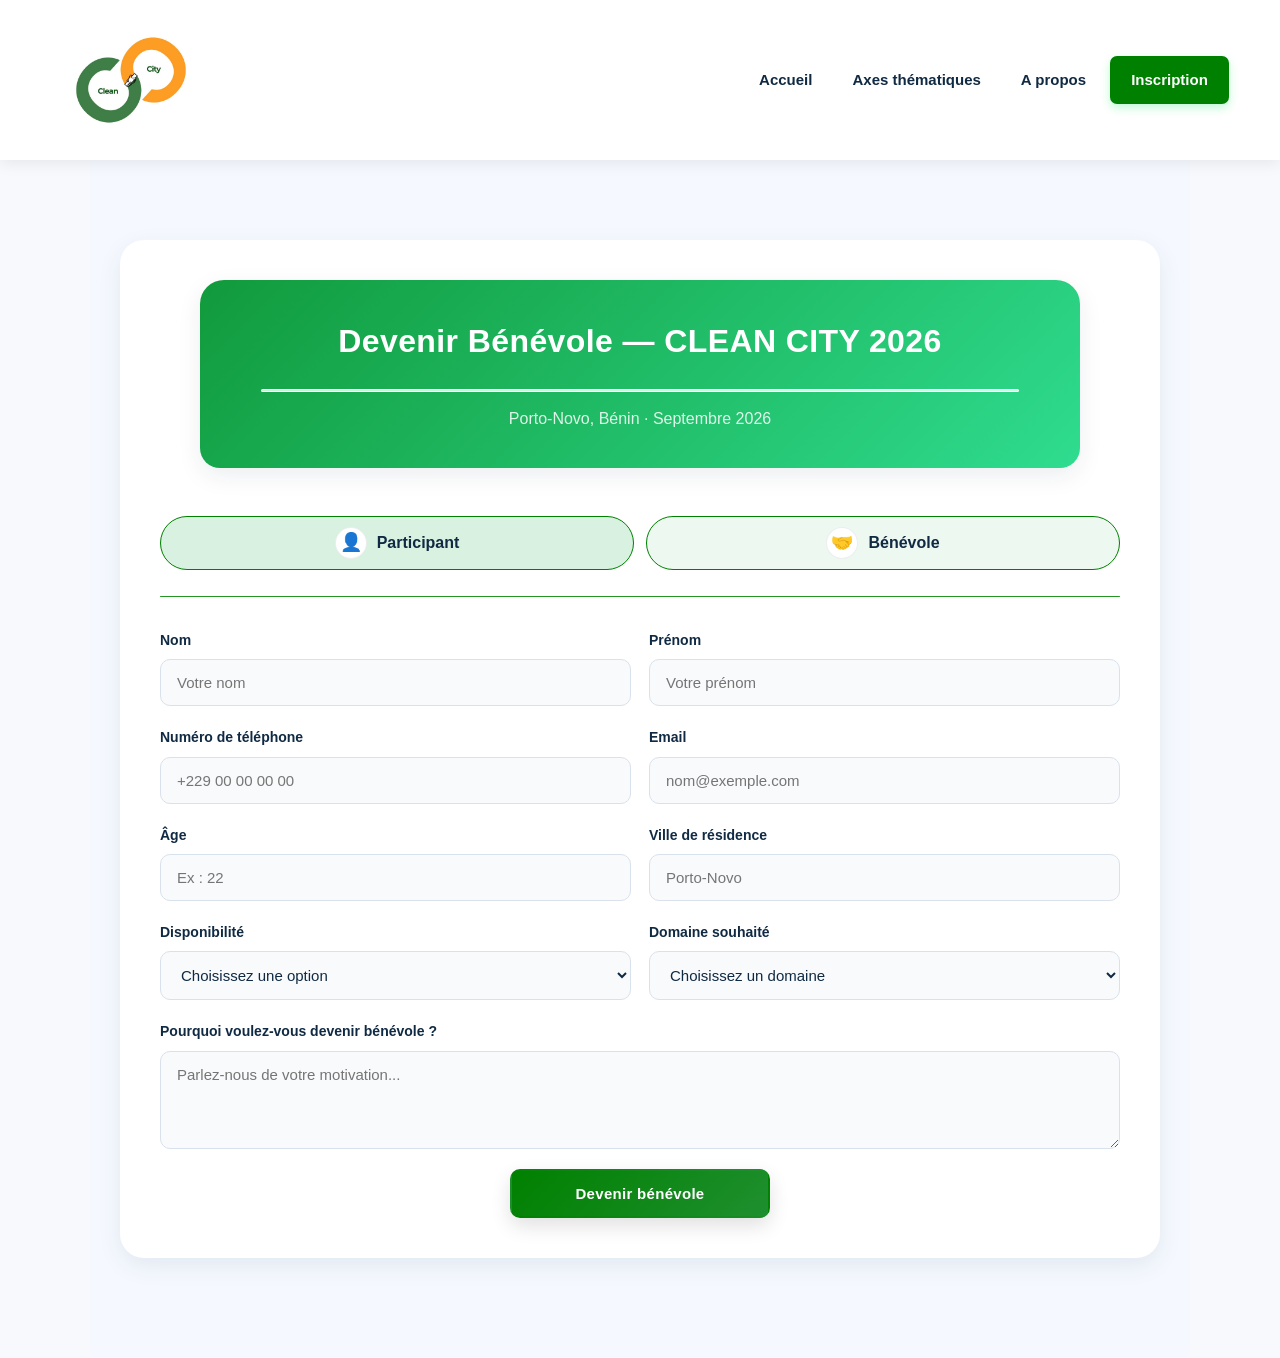
<file: bénévole.html>
<!DOCTYPE html>
<html lang="en">

<head>
    <meta charset="UTF-8">
    <meta name="viewport" content="width=device-width, initial-scale=1.0">
    <title>Document</title>
    <link rel="stylesheet" href="./CSS/style.css">
    <link rel="stylesheet" href="./CSS/bénévole.css">

</head>

<body>
    <header class="site-header">
        <div class="nav-container">
            <a href="./index.html" class="logo">
                <img src="./assets/clean_city4.jpg" alt="Logo CLEAN CITY">
            </a>

            <button class="menu-toggle" id="menuToggle" aria-label="Ouvrir le menu" aria-expanded="false">
                ☰
            </button>

            <nav class="main-nav" id="mainNav">
                <ul>
                    <li><a href="./index.html">Accueil</a></li>
                    <li><a href="./index.html#themes">Axes thématiques</a></li>
                    <li><a href="#">A propos</a></li>
                    <li><a href="./inscription.html" class="nav-button">Inscription</a></li>
                </ul>
            </nav>
        </div>
    </header>


    <main>
        <section class="section registration-form-section">
            <div class="registration-container">
                <form class="registration-form" action="#" method="post">

                    <div class="registration-hero">
                        <h1>Devenir Bénévole — CLEAN CITY 2026</h1>
                        <div class="registration-divider"></div>
                        <p class="registration-subtitle">
                            Porto-Novo, Bénin · Septembre 2026
                        </p>
                    </div>

                    <div class="form-row form-row-full">
                        <div class="form-group form-group-switch">
                            <div class="form-switch">
                                <a href="./inscription.html" class="form-option active" aria-label="Participant">
                                    <span class="form-sticker">👤</span>
                                    Participant
                                </a>
                                <a href="./bénévole.html" class="form-option" aria-label="Bénévole">
                                    <span class="form-sticker">🤝</span>
                                    Bénévole
                                </a>
                            </div>
                        </div>
                    </div>

                    <div class="form-separator" aria-hidden="true"></div>

                    <!-- Nom + Prénom -->
                    <div class="form-row">
                        <div class="form-group">
                            <label for="nom">Nom</label>
                            <input type="text" id="nom" name="nom" placeholder="Votre nom" required>
                        </div>

                        <div class="form-group">
                            <label for="prenom">Prénom</label>
                            <input type="text" id="prenom" name="prenom" placeholder="Votre prénom" required>
                        </div>
                    </div>

                    <!-- Téléphone + Email -->
                    <div class="form-row">
                        <div class="form-group">
                            <label for="telephone">Numéro de téléphone</label>
                            <input type="tel" id="telephone" name="telephone" placeholder="+229 00 00 00 00" required>
                        </div>

                        <div class="form-group">
                            <label for="email">Email</label>
                            <input type="email" id="email" name="email" placeholder="nom@exemple.com" required>
                        </div>
                    </div>

                    <!-- Âge + Ville -->
                    <div class="form-row">
                        <div class="form-group">
                            <label for="age">Âge</label>
                            <input type="number" id="age" name="age" min="16" max="99" placeholder="Ex : 22" required>
                        </div>

                        <div class="form-group">
                            <label for="ville">Ville de résidence</label>
                            <input type="text" id="ville" name="ville" placeholder="Porto-Novo" required>
                        </div>
                    </div>

                    <!-- Disponibilité + Domaine -->
                    <div class="form-row">
                        <div class="form-group">
                            <label for="disponibilite">Disponibilité</label>
                            <select id="disponibilite" name="disponibilite" required>
                                <option value="">Choisissez une option</option>
                                <option value="toute-la-duree">Toute la durée (21-27 sept.)</option>
                                <option value="quelques-jours">Quelques jours</option>
                                <option value="week-end">Week-end uniquement</option>
                            </select>
                        </div>

                        <div class="form-group">
                            <label for="domaine">Domaine souhaité</label>
                            <select id="domaine" name="domaine" required>
                                <option value="">Choisissez un domaine</option>
                                <option value="salubrite">Salubrité & ramassage</option>
                                <option value="sensibilisation">Sensibilisation</option>
                                <option value="reboisement">Reboisement</option>
                                <option value="logistique">Logistique</option>
                                <option value="communication">Communication</option>
                                <option value="accueil">Accueil & orientation</option>
                            </select>
                        </div>
                    </div>

                    <!-- Motivation (pleine largeur) -->
                    <div class="form-row form-row-full">
                        <div class="form-group">
                            <label for="motivation">Pourquoi voulez-vous devenir bénévole ?</label>
                            <textarea id="motivation" name="motivation" rows="4"
                                placeholder="Parlez-nous de votre motivation..."></textarea>
                        </div>
                    </div>

                    <!-- Bouton -->
                    <div class="form-actions">
                        <button type="submit" class="btn btn-primary">
                            Devenir bénévole
                        </button>
                    </div>

                </form>
            </div>
        </section>
    </main>








    <script src="./JS/main.js"></script>
</body>

</html>
</file>
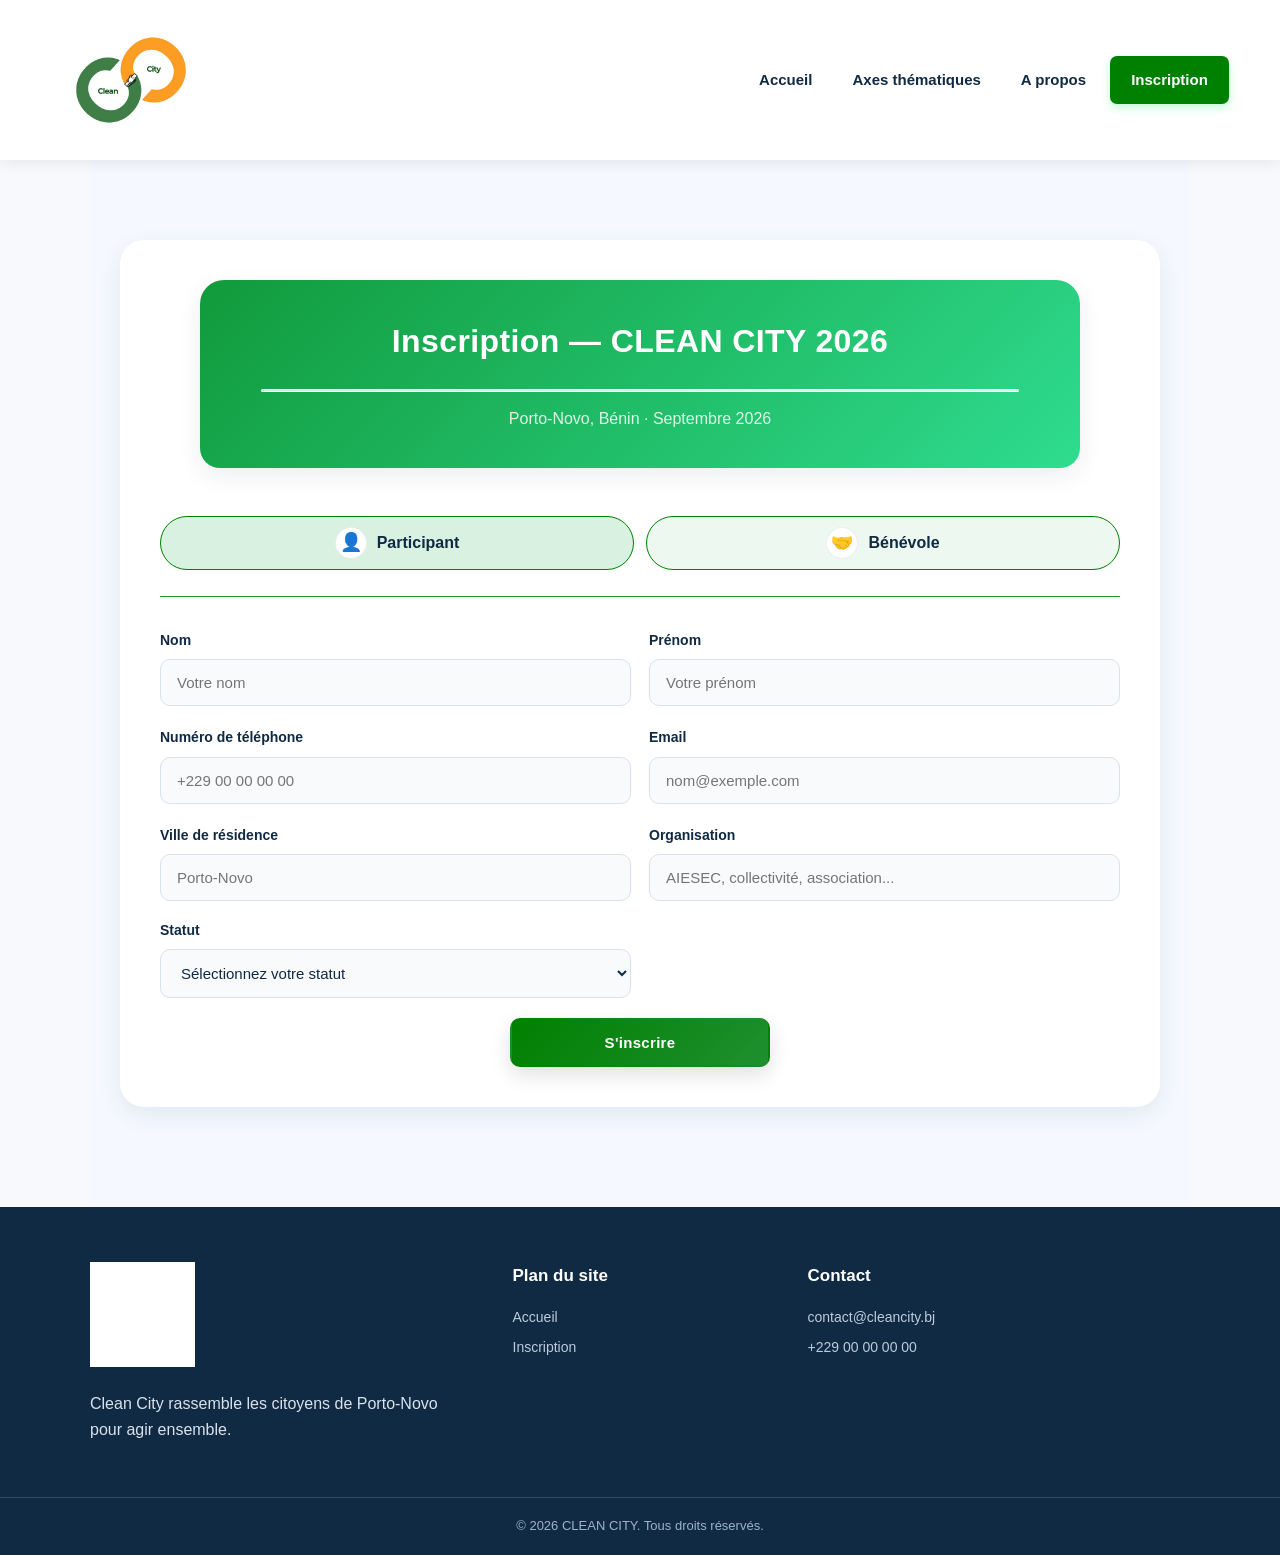
<file: inscription.html>
<!DOCTYPE html>
<html lang="fr">

<head>
    <meta charset="UTF-8">
    <meta name="viewport" content="width=device-width, initial-scale=1.0">
    <title>Inscription | CLEAN CITY 2026</title>
    <link rel="stylesheet" href="./CSS/style.css">
</head>

<body>
    <header class="site-header">
        <div class="nav-container">
            <a href="./index.html" class="logo">
                <img src="./assets/clean_city4.jpg" alt="Logo CLEAN CITY">
            </a>

            <button class="menu-toggle" id="menuToggle" aria-label="Ouvrir le menu" aria-expanded="false">
                ☰
            </button>

            <nav class="main-nav" id="mainNav">
                <ul>
                    <li><a href="./index.html">Accueil</a></li>
                    <li><a href="./index.html#themes">Axes thématiques</a></li>
                    <li><a href="#">A propos</a></li>
                    <li><a href="./inscription.html" class="nav-button">Inscription</a></li>
                </ul>
            </nav>
        </div>
    </header>

    <main>
        <section class="section registration-form-section">
            <div class="registration-container">
                <form class="registration-form" action="#" method="post">
                    <div class="registration-hero">
                        <h1>Inscription — CLEAN CITY 2026</h1>
                        <div class="registration-divider"></div>
                        <p class="registration-subtitle">Porto-Novo, Bénin · Septembre 2026</p>
                    </div>

                    <div class="form-row form-row-full">
                        <div class="form-group form-group-switch">
                            <div class="form-switch">
                                <a href="./inscription.html" class="form-option active" aria-label="Participant">
                                    <span class="form-sticker">👤</span>
                                    Participant
                                </a>
                                <a href="./bénévole.html" class="form-option" aria-label="Bénévole">
                                    <span class="form-sticker">🤝</span>
                                    Bénévole
                                </a>
                            </div>
                        </div>
                    </div>
                    <div class="form-separator" aria-hidden="true"></div>
                    <div class="form-row">
                        <div class="form-group">
                            <label for="nom">Nom</label>
                            <input type="text" id="nom" name="nom" placeholder="Votre nom" required>
                        </div>

                        <div class="form-group">
                            <label for="prenom">Prénom</label>
                            <input type="text" id="prenom" name="prenom" placeholder="Votre prénom" required>
                        </div>
                    </div>

                    <div class="form-row">
                        <div class="form-group">
                            <label for="telephone">Numéro de téléphone</label>
                            <input type="tel" id="telephone" name="telephone" placeholder="+229 00 00 00 00" required>
                        </div>

                        <div class="form-group">
                            <label for="email">Email</label>
                            <input type="email" id="email" name="email" placeholder="nom@exemple.com" required>
                        </div>
                    </div>

                    <div class="form-row">
                        <div class="form-column">
                            <div class="form-group">
                                <label for="ville">Ville de résidence</label>
                                <input type="text" id="ville" name="ville" placeholder="Porto-Novo" required>
                            </div>

                            <div class="form-group">
                                <label for="statut">Statut</label>
                                <select id="statut" name="statut" required>
                                    <option value="">Sélectionnez votre statut</option>
                                    <option value="etudiant">Étudiant</option>
                                    <option value="professionnel">Professionnel</option>
                                    <option value="citoyen">Citoyen engagé</option>
                                    <option value="autre">Autre</option>
                                </select>
                            </div>
                        </div>

                        <div class="form-column">
                            <div class="form-group">
                                <label for="organisation">Organisation</label>
                                <input type="text" id="organisation" name="organisation"
                                    placeholder="AIESEC, collectivité, association..." required>
                            </div>
                        </div>
                    </div>

                    <div class="form-actions">
                        <button type="submit" class="btn btn-primary">S'inscrire</button>
                    </div>
                </form>
            </div>
        </section>
    </main>

    <footer class="site-footer">
        <div class="footer-container">
            <div>
                <img src="./assets/clean_city4.jpg" alt="Logo CLEAN CITY" class="footer-logo">
                <p>Clean City rassemble les citoyens de Porto-Novo pour agir ensemble.</p>
            </div>

            <div class="footer-column">
                <h3>Plan du site</h3>
                <a href="./index.html">Accueil</a>
                <a href="./inscription.html">Inscription</a>
            </div>

            <div class="footer-column">
                <h3>Contact</h3>
                <p>contact@cleancity.bj</p>
                <p>+229 00 00 00 00</p>
            </div>
        </div>
        <div class="copyright">© 2026 CLEAN CITY. Tous droits réservés.</div>
    </footer>

    <script src="./JS/main.js"></script>
</body>

</html>
</file>
<file: CSS/style.css>
:root {
    --primary: green;
    --primary-dark: green;
    --cyan: #12b8d9;
    --dark: #102a43;
    --text: #334e68;
    --light-text: #627d98;
    --background: #f7f9fc;
    --white: #ffffff;
    --border: #d9e2ec;
    --radius: 10px;
    --shadow: 0 8px 25px rgba(16, 42, 67, 0.08);
}

* {
    margin: 0;
    padding: 0;
    box-sizing: border-box;
}

html {
    scroll-behavior: smooth;
}

body {
    font-family: Arial, Helvetica, sans-serif;
    color: var(--text);
    background: var(--background);
    line-height: 1.6;
}

a {
    color: inherit;
    text-decoration: none;
}

/* ===========================
   NAVIGATION
=========================== */
.site-header {
    position: sticky;
    top: 0;
    z-index: 1000;
    background: var(--white);
    box-shadow: 0 3px 15px rgba(0, 0, 0, 0.08);
}

.nav-container {
    width: min(1200px, 92%);
    min-height: 78px;
    margin: auto;
    display: flex;
    align-items: center;
    justify-content: space-between;
    gap: 30px;
}

.logo img {
    display: block;
    width: 160px;
    height: auto;
}

.main-nav ul {
    display: flex;
    align-items: center;
    gap: 8px;
    list-style: none;
}

.main-nav a {
    position: relative;
    display: block;
    padding: 12px 16px;
    color: var(--dark);
    font-size: 15px;
    font-weight: 600;
    border-radius: 7px;
    transition: 0.25s ease;
}

.main-nav a:hover {
    color: var(--primary);
    background: #eff6ff;
}

.main-nav a.active {
    color: var(--primary);
}

.main-nav a.active::after {
    content: "";
    position: absolute;
    right: 16px;
    bottom: 3px;
    left: 16px;
    height: 3px;
    background: var(--primary);
    border-radius: 4px;
}

.main-nav a.nav-button {
    padding: 12px 21px;
    color: var(--white);
    background: var(--primary-dark);
    box-shadow: 0 4px 10px rgba(2, 241, 94, 0.25);
}

.main-nav a.nav-button:hover {
    color: var(--white);
    background: var(--primary-dark);
}

.main-nav a.nav-button::after {
    display: none;
}

.menu-toggle {
    display: none;
    border: 0;
    padding: 8px 12px;
    color: var(--dark);
    background: transparent;
    font-size: 28px;
    cursor: pointer;
}

/* ===========================
   HERO
=========================== */
.hero {
    min-height: 550px;
    display: flex;
    align-items: center;
    background:
        linear-gradient(90deg,
            rgba(17, 166, 67, 0.95),
            rgba(11, 218, 149, 0.78)),
        url("../assets/logo1\ \(1\).jpg") center/cover no-repeat;
}

.hero-content {
    width: min(1200px, 92%);
    margin: auto;
    padding: 80px 0;
    color: var(--white);
    text-align: center;
}

.hero-label {
    margin-bottom: 18px;
    color: White;
    font-size: 50px;
    font-weight: bold;
    letter-spacing: 1.5px;
}

.hero-text {
    max-width: 650px;
    margin: 25px auto 0;
    color: #effcff;
    font-size: 25px;
    text-align: center;
}

.hero-actions {
    display: flex;
    flex-wrap: wrap;
    justify-content: center;
    gap: 16px;
    margin-top: 35px;
}

/* ===========================
   BOUTONS
=========================== */
.btn {
    display: inline-flex;
    align-items: center;
    justify-content: center;
    padding: 14px 26px;
    border: 2px solid transparent;
    border-radius: 10px;
    font-size: 15px;
    font-weight: 700;
    text-align: center;
    letter-spacing: 0.3px;
    transition: 0.25s ease;
    box-shadow: 0 8px 20px rgba(0, 0, 0, 0.12);
}

.btn:hover {
    transform: translateY(-2px);
    box-shadow: 0 12px 24px rgba(0, 0, 0, 0.16);
}

.btn:active {
    transform: scale(0.97);
}

.btn-primary {
    color: var(--white);
    background: linear-gradient(135deg, var(--primary), #1f8f2f);
}

@media (hover: hover) and (pointer: fine) {
    .btn-primary:hover {
        background: linear-gradient(135deg, #1f8f2f, var(--primary));
    }

    .btn-secondary:hover {
        color: var(--white);
        background: linear-gradient(135deg, var(--primary), #1f8f2f);
    }
}

.btn-secondary {
    color: var(--primary);
    background: var(--white);
    border-color: rgba(0, 128, 0, 0.2);
}

.form-option-link {
    color: var(--dark);
    text-decoration: none;
}

.form-option-link:hover {
    color: var(--primary);
    text-decoration: underline;
}

.btn-outline {
    color: var(--primary);
    border-color: var(--primary);
    background: transparent;
}

.btn-outline:hover {
    color: var(--white);
    background: var(--primary);
}

.btn-light {
    color: var(--primary);
    background: var(--white);
}

.btn-light:hover {
    background: #eaf2ff;
    transform: translateY(-2px);
}

/* ===========================
   INFORMATIONS
=========================== */
.event-info {
    width: min(1100px, 90%);
    margin: -45px auto 0;
    position: relative;
    z-index: 2;
    display: grid;
    grid-template-columns: repeat(3, 1fr);
    gap: 20px;
}

.info-card {
    display: flex;
    align-items: center;
    gap: 16px;
    min-height: 110px;
    padding: 22px;
    background: var(--white);
    border-radius: var(--radius);
    box-shadow: var(--shadow);
}

.info-icon {
    width: 48px;
    height: 48px;
    display: grid;
    place-items: center;
    border-radius: 50%;
    background: #eaf2ff;
    font-size: 23px;
}

.info-card h3 {
    margin-bottom: 3px;
    color: var(--dark);
    font-size: 16px;
}

.info-card p {
    color: var(--light-text);
    font-size: 14px;
}

/* ===========================
   SECTIONS
=========================== */
.section {
    width: min(1100px, 90%);
    margin: auto;
    padding: 90px 0;
}

.section-heading {
    max-width: 650px;
    margin-bottom: 38px;
}

.section-heading.centered {
    margin-right: auto;
    margin-left: auto;
    text-align: center;
}

.section-label {
    margin-bottom: 10px;
    color: var(--primary);
    font-size: 14px;
    font-weight: bold;
    text-transform: uppercase;
    letter-spacing: 1px;
}

.section h2 {
    color: var(--dark);
    font-size: clamp(1.8rem, 3vw, 2.7rem);
    line-height: 1.2;
}

.section-heading>p:last-child {
    margin-top: 15px;
    color: var(--light-text);
}

/* ===========================
   PRÉSENTATION
=========================== */
.about-grid {
    display: grid;
    grid-template-columns: 1.1fr 0.9fr;
    align-items: flex-start;
    gap: 40px;
}

.about-text {
    max-width: 620px;
}

.about-text .section-label {
    margin-bottom: 18px;
    font-size: 14px;
    letter-spacing: 1.5px;
    text-transform: uppercase;
}

.about-text h2 {
    margin-bottom: 20px;
    font-size: clamp(2rem, 4vw, 3rem);
    line-height: 1.05;
    color: var(--dark);
}

.about-text p {
    margin-bottom: 22px;
    color: var(--light-text);
    font-size: 1rem;
    line-height: 1.8;
}

.btn-outline {
    display: inline-flex;
    align-items: center;
    justify-content: center;
    padding: 14px 24px;
    color: var(--primary);
    border: 1px solid var(--primary);
    border-radius: 999px;
    background: transparent;
    transition: 0.25s ease;
}

.btn-outline:hover {
    background: rgba(17, 166, 67, 0.08);
}

.about-cards {
    display: grid;
    gap: 20px;
}

.about-card {
    padding: 24px 22px;
    background: rgba(255, 255, 255, 0.95);
    border: 1px solid rgba(25, 80, 115, 0.08);
    border-radius: 24px;
    box-shadow: 0 20px 50px rgba(16, 42, 67, 0.08);
    transition: transform 0.28s ease, box-shadow 0.28s ease, border-color 0.28s ease, background 0.28s ease;
}

.about-card:hover,
.about-card:focus-within,
.about-card.touch-active {
    transform: translateY(-8px);
    box-shadow: 0 30px 70px rgba(16, 42, 67, 0.16);
    border-color: rgba(17, 166, 67, 0.18);
    background: rgba(255, 255, 255, 1);
}

.about-card-icon {
    width: 46px;
    height: 46px;
    display: grid;
    place-items: center;
    margin-bottom: 16px;
    border-radius: 16px;
    background: rgba(17, 166, 67, 0.12);
    font-size: 1.25rem;
}

.about-card p {
    margin: 0;
    color: var(--light-text);
    line-height: 1.7;
}

/* ===========================
   AXES THÉMATIQUES
=========================== */
.themes {
    padding-top: 30px;
    background-color: white;
    width: 100%;
    max-width: 100%;
}

.theme-grid {
    display: grid;
    grid-template-columns: repeat(4, 1fr);
    gap: 20px;
}

.theme-card {
    min-height: 230px;
    padding: 28px 22px;
    background: var(--white);
    border: 1px solid var(--border);
    border-radius: var(--radius);
    text-align: center;
    transition: 0.25s ease;
}

.theme-card:hover {
    transform: translateY(-6px);
    box-shadow: var(--shadow);
}

.theme-icon {
    width: 62px;
    height: 62px;
    margin: 0 auto 18px;
    display: grid;
    place-items: center;
    border-radius: 50%;
    background: #eff6ff;
    font-size: 28px;
}

.theme-card h3 {
    margin-bottom: 10px;
    color: var(--dark);
    font-size: 18px;
}

.theme-card p {
    color: var(--light-text);
    font-size: 14px;
}

.center-button {
    margin-top: 35px;
    text-align: center;
}

/* ===========================
   CHIFFRES CLÉS
=========================== */
.chiffres {
    width: min(1100px, 90%);
    margin: auto;
    padding: 90px 0;
}

.chiffres .section-heading {
    margin-right: auto;
    margin-left: auto;
    text-align: center;
}

.chiffres-grid {
    display: grid;
    grid-template-columns: repeat(4, 1fr);
    gap: 20px;
}

.chiffre-card {
    padding: 28px;
    background: var(--white);
    border-radius: var(--radius);
    box-shadow: var(--shadow);
    text-align: center;
    transition: 0.25s ease;
}

.chiffre-card:hover {
    transform: translateY(-6px);
    box-shadow: var(--shadow);
}

.chiffre-value {
    margin-bottom: 16px;
    color: var(--dark);
    font-size: 48px;
    font-weight: 800;
    line-height: 1;
}

.chiffre-card p {
    color: var(--light-text);
    font-size: 14px;
}

/* ===========================
   CLEAN CITY
=========================== */
.clean-city {
    padding: 90px 20px;
    color: var(--white);
    text-align: center;
    background:
        linear-gradient(rgba(8, 110, 97, 0.9),
            rgba(22, 163, 74, 0.85)),
        url("../assets/ville-propre.jpg") center/cover no-repeat;
}

.clean-city-content {
    max-width: 650px;
    margin: auto;
}

.clean-city .section-label {
    color: #d1fae5;
}

/* MODIFIÉ : taille responsive au lieu de 42px fixe */
.clean-city h2 {
    margin-bottom: 18px;
    font-size: clamp(1.8rem, 5vw, 2.7rem);
}

.clean-city p:not(.section-label) {
    margin-bottom: 28px;
    font-size: 18px;
}

/* ===========================
   APPEL À L'INSCRIPTION
=========================== */
.registration-cta {
    text-align: center;
    background: rgba(17, 166, 67, 0.08);
    border-radius: var(--radius);
    box-shadow: var(--shadow);
    padding: 60px 30px;
    width: 100%;
    max-width: 100%;
}

.registration-cta h2 {
    margin-bottom: 15px;
}

.registration-cta p {
    margin-bottom: 25px;
    color: var(--light-text);
    max-width: 720px;
    margin-left: auto;
    margin-right: auto;
}

.registration-cta {
    margin-bottom: 60px;
}

/* ===========================
   FORMULAIRE D'INSCRIPTION
=========================== */
.registration-form-section {
    width: min(1100px, 92%);
    margin: auto;
    padding: 80px 0 100px;
    background: #f5f9ff;
}

.registration-hero {
    width: min(880px, 100%);
    margin: 0 auto 28px;
    /* MODIFIÉ : marge augmentée */
    border-radius: 24px 24px 20px 20px;
    background: linear-gradient(135deg, #119a3c, #2fdc8f);
    color: var(--white);
    padding: 36px 28px;
    box-shadow: var(--shadow);
    text-align: center;
}

/* MODIFIÉ : suppression du white-space: nowrap qui coupait le texte */
.registration-hero h1 {
    margin: 0;
    font-size: clamp(1.3rem, 4vw, 2rem);
    letter-spacing: 0.4px;
    white-space: normal;
    /* MODIFIÉ */
    overflow: visible;
    /* MODIFIÉ */
    text-overflow: clip;
    /* MODIFIÉ */
}

.registration-subtitle {
    margin-top: 14px;
    color: rgba(255, 255, 255, 0.85);
    font-size: 16px;
}

.registration-divider {
    width: 92%;
    max-width: 860px;
    height: 3px;
    margin: 22px auto 0;
    border-radius: 999px;
    background: rgba(255, 255, 255, 0.8);
    border: solid 1px rgba(255, 255, 255, 0.95);
}

.registration-form {
    max-width: 1040px;
    margin: 0 auto;
    display: grid;
    gap: 20px;
    background: var(--white);
    border-radius: 24px;
    box-shadow: var(--shadow);
    padding: 40px;
}

.form-row {
    display: grid;
    grid-template-columns: repeat(2, minmax(0, 1fr));
    gap: 18px;
    align-items: start;
}

.form-row.form-row-full {
    grid-template-columns: 1fr;
}

.form-separator {
    width: 100%;
    height: 1px;
    margin: 6px 0 12px;
    background: var(--primary);
    border-radius: 999px;
    opacity: 0.85;
}

.form-column {
    display: grid;
    gap: 18px;
}

.form-switch {
    display: grid;
    grid-template-columns: repeat(2, minmax(0, 1fr));
    gap: 12px;
    align-items: center;
}

.form-option {
    display: inline-flex;
    align-items: center;
    justify-content: center;
    gap: 10px;
    padding: 10px 14px;
    border-radius: 999px;
    border: 1px solid var(--border);
    background: #f8fafc;
    color: var(--dark);
    cursor: pointer;
    font-weight: 700;
    transition: border-color 0.25s ease, background 0.25s ease, transform 0.25s ease;
    white-space: nowrap;
}

.form-option input {
    display: none;
}

.form-sticker {
    display: inline-flex;
    align-items: center;
    justify-content: center;
    width: 32px;
    height: 32px;
    border-radius: 50%;
    background: var(--white);
    border: 1px solid rgba(16, 42, 67, 0.08);
    font-size: 18px;
}

.form-option:active {
    transform: scale(0.98);
}

.form-option {
    border-color: var(--primary);
    background: rgba(17, 166, 67, 0.08);
    color: var(--dark);
}

.form-option.active {
    background: rgba(17, 166, 67, 0.16);
}

.form-option:hover {
    border-color: var(--primary);
    background: rgba(17, 166, 67, 0.24);
    transform: translateY(-2px) scale(1.02);
    box-shadow: 0 8px 18px rgba(17, 166, 67, 0.18);
}


@media (max-width: 600px) {
    .form-switch {
        gap: 8px;
    }

    .form-option {
        padding: 9px 10px;
        font-size: 14px;
    }

    .form-sticker {
        width: 28px;
        height: 28px;
        font-size: 16px;
    }
}

.form-group {
    display: grid;
    gap: 8px;
    text-align: left;
}

.form-group label {
    color: var(--dark);
    font-weight: 700;
    font-size: 14px;
}

.form-group input,
.form-group select {
    width: 100%;
    padding: 14px 16px;
    border: 1px solid var(--border);
    border-radius: 10px;
    background: #f8fafc;
    color: var(--dark);
    font-size: 15px;
}

.form-group input:focus,
.form-group select:focus {
    outline: none;
    border-color: var(--primary);
    box-shadow: 0 0 0 3px rgba(17, 166, 67, 0.12);
}

.form-actions {
    display: flex;
    justify-content: center;
}

.form-actions .btn {
    width: 100%;
    max-width: 260px;
}

/* ===========================
   FOOTER
=========================== */
.site-footer {
    color: #d9e2ec;
    background: #102a43;
}

.footer-container {
    width: min(1100px, 90%);
    margin: auto;
    padding: 55px 0;
    display: grid;
    grid-template-columns: 1.5fr 1fr 1.5fr;
    gap: 40px;
}

.footer-logo {
    width: 105px;
    margin-bottom: 16px;
    filter: brightness(0) invert(1);
}

.footer-column {
    display: flex;
    flex-direction: column;
    gap: 8px;
}

.footer-column h3 {
    margin-bottom: 8px;
    color: var(--white);
    font-size: 17px;
}

.footer-column a:hover {
    color: #67e8f9;
}

.footer-column p,
.footer-column a {
    color: #bcccdc;
    font-size: 14px;
}

.copyright {
    padding: 18px;
    border-top: 1px solid rgba(255, 255, 255, 0.15);
    color: #9fb3c8;
    font-size: 13px;
    text-align: center;
}

/* ===========================
   RESPONSIVE
=========================== */

/* Tablette */
@media (max-width: 850px) {
    .menu-toggle {
        display: block;
    }

    .main-nav {
        position: absolute;
        top: 78px;
        right: 0;
        left: 0;
        display: none;
        padding: 12px 4%;
        background: var(--white);
        box-shadow: 0 8px 15px rgba(0, 0, 0, 0.08);
    }

    .main-nav.open {
        display: block;
    }

    .main-nav ul {
        align-items: stretch;
        flex-direction: column;
        gap: 4px;
    }

    .main-nav a {
        padding: 13px 14px;
    }

    .main-nav a.active::after {
        display: none;
    }

    .main-nav a.nav-button {
        text-align: center;
    }

    .event-info {
        grid-template-columns: 1fr;
        margin-top: 25px;
    }

    .about-grid {
        grid-template-columns: 1fr;
        gap: 35px;
    }

    .about-cards {
        grid-template-columns: 1fr;
    }

    .theme-grid {
        grid-template-columns: repeat(2, 1fr);
    }

    /* MODIFIÉ : chiffres passent en 2 colonnes sur tablette */
    .chiffres-grid {
        grid-template-columns: repeat(2, 1fr);
    }

    .footer-container {
        grid-template-columns: 1fr 1fr;
    }

    /* MODIFIÉ : formulaire moins large sur tablette */
    .registration-form {
        padding: 30px;
    }
}

/* Mobile */
@media (max-width: 550px) {
    .nav-container {
        min-height: 68px;
    }

    .logo img {
        width: 120px;
    }

    .section {
        padding: 30px 0;
    }

    .section-heading {
        margin-bottom: 18px;
    }

    .main-nav {
        top: 68px;
    }

    /* MODIFIÉ : hero moins haut sur mobile */
    .hero {
        min-height: 420px;
        align-items: flex-start;
        padding-top: 24px;
    }

    .hero-content {
        padding: 28px 0 18px;
    }

    .hero-label {
        font-size: clamp(2rem, 7vw, 3rem);
        line-height: 1.05;
        margin-bottom: 16px;
    }

    .hero h1 {
        font-size: clamp(1.8rem, 7vw, 2.4rem);
        max-width: 100%;
        margin: 0 auto;
    }

    .hero-text {
        font-size: 16px;
        max-width: 95%;
        margin: 14px auto 0;
    }

    .hero-actions {
        flex-direction: column;
        align-items: center;
        gap: 12px;
        width: min(100%, 360px);
        margin: 20px auto 0;
    }

    .hero-actions .btn {
        width: 100%;
        padding: 14px 0;
    }

    .theme-grid {
        grid-template-columns: 1fr;
    }

    /* MODIFIÉ : chiffres en 1 colonne sur mobile */
    .chiffres-grid {
        grid-template-columns: 1fr;
    }

    .footer-container {
        grid-template-columns: 1fr;
    }

    /* MODIFIÉ : formulaire passe en 1 colonne */
    .form-row {
        grid-template-columns: 1fr !important;
    }

    /* MODIFIÉ : formulaire plus compact sur petit écran */
    .registration-form {
        padding: 18px;
        border-radius: 16px;
    }

    .registration-hero {
        padding: 24px 16px;
        border-radius: 18px 18px 14px 14px;
    }

    .registration-hero h1 {
        font-size: clamp(1.1rem, 5vw, 1.5rem);
    }

    /* MODIFIÉ : clean city responsive */
    .clean-city h2 {
        font-size: clamp(1.6rem, 5vw, 2.2rem);
    }

    .clean-city p:not(.section-label) {
        font-size: 16px;
    }

    /* Réduire la zone vide après le visuel "CLEAN CITY 2026" */
    .about-image {
        min-height: 120px;
    }

    .image-placeholder {
        font-size: 20px;
        padding: 12px;
    }
}
</file>
<file: CSS/bénévole.css>
/* Zone de texte (motivation) */
.form-group textarea {
    width: 100%;
    padding: 14px 16px;
    border: 1px solid var(--border);
    border-radius: 10px;
    background: #f8fafc;
    color: var(--dark);
    font-size: 15px;
    font-family: inherit;
    resize: vertical;
}

.form-group textarea:focus {
    outline: none;
    border-color: var(--primary);
    box-shadow: 0 0 0 3px rgba(17, 166, 67, 0.12);
}
</file>
